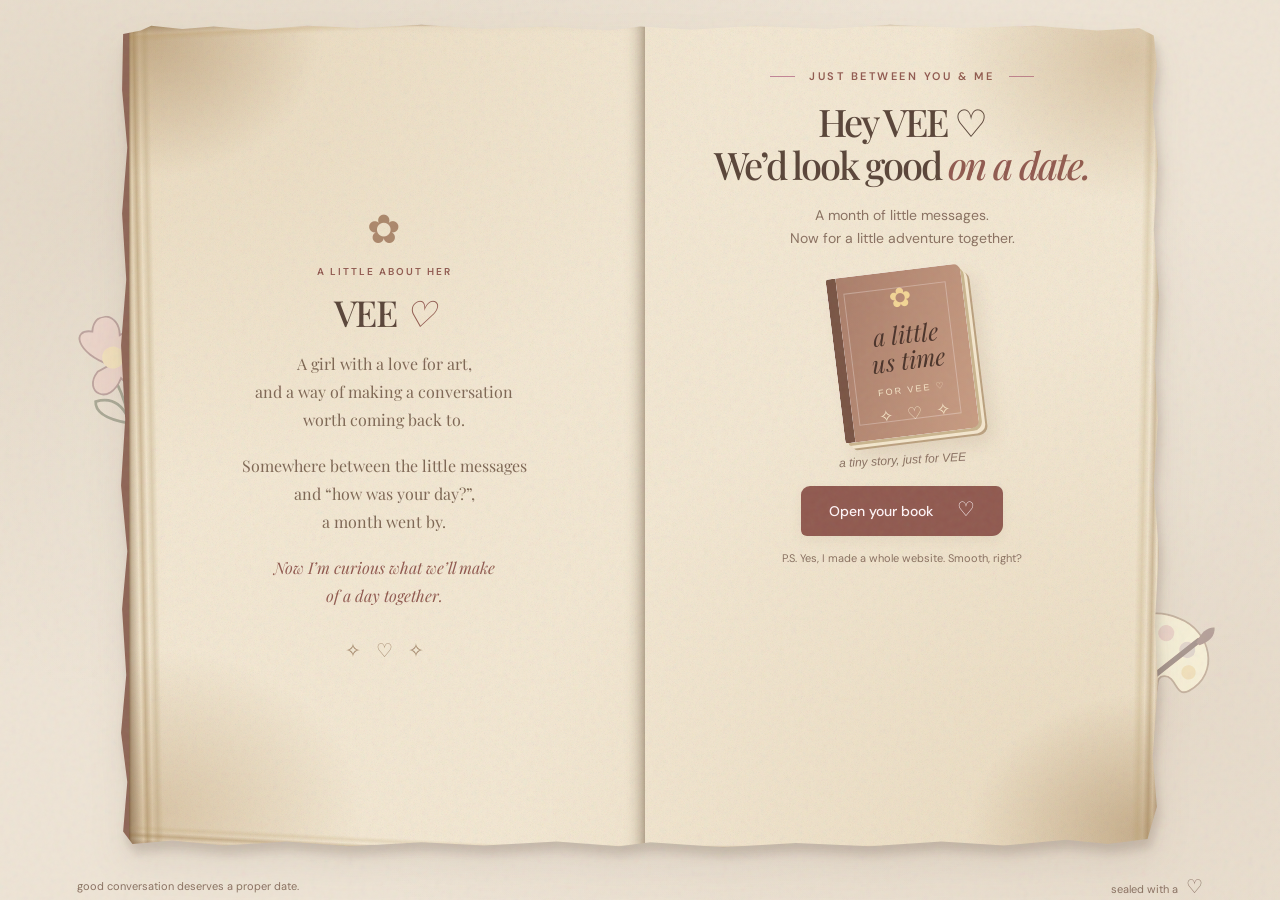
<file: index.html>
<!doctype html>
<html lang="en">
<head>
<meta charset="UTF-8"><meta name="viewport" content="width=device-width, initial-scale=1">
<meta name="theme-color" content="#f8e7ec">
<title>A little question for VEE ♡</title>
<link rel="stylesheet" href="style.css?v=pageframe9">
</head>
<body>
<div class="grain" aria-hidden="true"></div>
<div class="art-doodles" aria-hidden="true">
<svg class="doodle-flower" viewBox="0 0 120 170" fill="none"><path d="M57 155Q70 107 58 65M61 119Q28 104 33 88Q58 87 63 114M63 137Q94 112 99 123Q91 140 63 143" stroke="#718c70" stroke-width="3" stroke-linecap="round"/><path d="M58 53C25 32 26 4 48 13C55-10 82 0 76 24C105 14 115 43 88 51C108 78 80 94 66 70C46 98 21 74 43 57Z" fill="#e8b0c6" stroke="#ba6c8b" stroke-width="2"/><circle cx="63" cy="46" r="12" fill="#edce7b"/></svg>
<svg class="doodle-palette" viewBox="0 0 150 150" fill="none"><path d="M112 100C142 74 121 29 83 24C39 16 15 50 25 88C31 112 55 131 73 117C83 109 69 93 82 90C95 87 99 111 112 100Z" fill="#f5dfc8" stroke="#b88c78" stroke-width="2"/><circle cx="48" cy="60" r="9" fill="#b8c8ad"/><circle cx="73" cy="43" r="9" fill="#e8b0c6"/><circle cx="100" cy="56" r="9" fill="#c4bbd8"/><circle cx="107" cy="80" r="8" fill="#edce7b"/><path d="M38 133L110 43" stroke="#8e6574" stroke-width="6" stroke-linecap="round"/><path d="M108 46Q112 27 124 25Q128 38 112 48" fill="#a86b85"/></svg>
<svg class="doodle-sparkles" viewBox="0 0 100 100" fill="none" stroke="#b789a0" stroke-width="2" stroke-linecap="round"><path d="M36 10Q36 36 13 37Q36 37 36 63Q36 37 59 37Q36 36 36 10ZM77 57V81M65 69H89M72 17L76 23M86 15L82 23"/></svg>
</div>

<main>
<aside class="vee-note" aria-label="A little about VEE"><span class="note-flower" aria-hidden="true">✿</span><span class="eyebrow">A LITTLE ABOUT HER</span><h2>VEE <em>♡</em></h2><p>A girl with a love for art,<br>and a way of making a conversation<br>worth coming back to.</p><p>Somewhere between the little messages<br>and “how was your day?”,<br>a month went by.</p><p class="note-ending">Now I’m curious what we’ll make<br>of a day together.</p><span class="note-flourish" aria-hidden="true">✧ &nbsp; ♡ &nbsp; ✧</span></aside>
<section class="intro" id="intro"><div class="page-content">
<div class="eyebrow"><span></span> JUST BETWEEN YOU & ME <span></span></div>
<h1>Hey VEE ♡<br>We’d look good <em>on a date.</em></h1>
<p class="lead">A month of little messages.<br>Now for a little adventure together.</p>
<button class="book-illustration" id="open-letter" aria-label="Open VEE’s book">
<span class="mini-book"><span class="book-cover-art"><span class="cover-flower">✿</span><span class="cover-title">a little<br>us time</span><span class="cover-dedication">FOR VEE ♡</span><span class="cover-stars">✧ &nbsp; ♡ &nbsp; ✧</span></span></span>
<span class="open-caption">a tiny story, just for VEE</span></button>
<button class="primary" id="open-button">Open your book <span>♡</span></button>
<p class="small-note">P.S. Yes, I made a whole website. Smooth, right?</p>
</div></section>
<section class="letter hidden" id="letter" aria-labelledby="question"><div class="page-content">
<div class="eyebrow">CONSIDER THIS MY NEXT MOVE</div>
<div class="letter-paper"><span class="paper-heart">♡</span><p class="salutation">To VEE, my favorite distraction,</p><h2 id="question">Will you go on<br>a <em>date with me?</em></h2><p class="letter-copy">A month of good conversation.<br>Time for good food, a little flirting,<br>and finding out who’s funnier in person.</p><div class="date-details"><span>✿ &nbsp; You + me</span><span>♡ &nbsp; A little quality time</span></div><div class="answers"><button class="primary" id="yes">Yes, I'd love to ♡</button><button class="secondary" id="later">Let's pick a day</button></div><p class="response-note" id="response-note" aria-live="polite"></p><span class="signature">I’ll bring the charm.<br><b>You bring yourself.</b></span></div>
<button class="text-button" id="back">Close the book</button>
</div></section>
<section class="plans hidden" id="plans" aria-labelledby="plans-title"><div class="page-content">
<div class="eyebrow">GOOD TASTE. NOW PUT IT TO WORK.</div>
<h2 id="plans-title">Pick your <em>kind of date.</em></h2>
<p class="lead">Friday, 27 November. I brought the ideas.<br>You get the deciding vote.</p>
<div class="date-stamp"><strong>27 NOV · IT’S A DATE</strong><p>A date with me. Your other plans never stood a chance.</p></div>
<form id="plan-form">
<fieldset class="plan-options"><legend class="sr-only">Choose a date plan</legend>
<label class="plan-card"><input type="radio" name="plan" value="Clay date → Sunder Nursery → dessert" required><span class="plan-icon">✿</span><span class="plan-content"><strong>A little messy. A little sweet.</strong><span class="itinerary">Clay date · Sunder Nursery · Dessert</span><span>Make something slightly wonky, take a long walk, and end on a sugar high.</span></span><span class="choice-mark">♡</span></label>
<label class="plan-card"><input type="radio" name="plan" value="Painting date → Sunder Nursery → dessert"><span class="plan-icon">✧</span><span class="plan-content"><strong>A little color. A little sweetness.</strong><span class="itinerary">Painting date · Sunder Nursery · Dessert</span><span>Make a little art, take a slow stroll, and finish with something sweet.</span></span><span class="choice-mark">♡</span></label>
<label class="plan-card"><input type="radio" name="plan" value="Our own remix"><span class="plan-icon">♡</span><span class="plan-content"><strong>You’ve got a better idea?</strong><span class="itinerary">Mix the plans or pitch your own</span><span>Clay or painting? Just a walk and dessert? I’m listening.</span></span><span class="choice-mark">♡</span></label>
</fieldset>
<label class="opinion-label" for="opinion">Your additions, swaps or strong dessert opinions <span>(optional)</span></label>
<textarea id="opinion" rows="3" maxlength="600" placeholder="I’m thinking…"></textarea>
<button class="primary" type="submit">That’s our date ♡</button>
<p class="small-note">27 November 2026. We’ll sort the time and details in chat.</p>
</form><button class="text-button" id="plans-back">Turn back to the invitation</button>
</div></section>
<section class="celebration hidden" id="celebration" aria-labelledby="yay" aria-live="polite"><div class="page-content"><div class="big-heart">♡</div><div class="eyebrow">OKAY, NOW I'M SMILING</div><h2 id="yay">It's a <em>date!</em></h2><p class="lead">Excellent choice. I like your taste.</p><div class="ticket"><span class="ticket-label">ADMIT TWO</span><h3>You & me</h3><p id="chosen-plan">Good company. Questionable jokes.</p><p id="chosen-opinion" class="chosen-opinion"></p><div class="ticket-bottom">FRIDAY, 27 NOVEMBER 2026 <span>♡</span></div></div><p class="next-step">27 November. Copy your pick and send it to me.</p><button class="primary" id="copy">Copy my date choice ♡</button><p id="copy-status" class="small-note" aria-live="polite">Now we get to see if you’re this charming in person.</p><button class="text-button" id="reread">Change my pick</button></div></section>
</main>
<footer><span>good conversation deserves a proper date.</span><span>sealed with a <b>♡</b></span></footer>
<div id="confetti" aria-hidden="true"></div>
<script src="script.js?v=pageframe9"></script>
</body></html>
</file>
<file: style.css>
@import url('https://fonts.googleapis.com/css2?family=DM+Sans:wght@400;500;600;700&family=Playfair+Display:ital,wght@0,500;0,600;0,700;1,500;1,600&display=swap');
:root{--ink:#58273b;--rose:#a33255;--muted:#946578;--background:#faedf0}*{box-sizing:border-box}body{margin:0;background:var(--background);color:var(--ink);font-family:'DM Sans',sans-serif;min-height:100vh}body::before{content:'';position:fixed;inset:0;background:radial-gradient(ellipse at 50% 48%,#fff7f8 0%,transparent 65%);pointer-events:none}.grain{position:fixed;inset:0;opacity:.13;pointer-events:none;z-index:5;background-image:url("data:image/svg+xml,%3Csvg viewBox='0 0 180 180' xmlns='http://www.w3.org/2000/svg'%3E%3Cfilter id='n'%3E%3CfeTurbulence type='fractalNoise' baseFrequency='.8' numOctaves='3' stitchTiles='stitch'/%3E%3C/filter%3E%3Cpath fill='%23976878' opacity='.25' filter='url(%23n)' d='M0 0h180v180H0z'/%3E%3C/svg%3E")}header,footer{position:relative;display:flex;justify-content:space-between;align-items:center;margin:0 6%;}header{height:96px;border-bottom:1px solid #d9b2be66}.wordmark{font-family:'Playfair Display',serif;font-size:21px;text-decoration:none;color:var(--ink)}.wordmark span{margin-left:10px;color:var(--rose)}.header-note,footer{font-size:13px;color:var(--muted)}main{position:relative;min-height:calc(100vh - 174px);display:grid;place-items:center;padding:50px 20px 45px;text-align:center}.eyebrow{font-size:11px;letter-spacing:2.5px;font-weight:600;color:var(--rose);display:flex;align-items:center;justify-content:center;gap:14px}.eyebrow span{height:1px;width:25px;background:#c18496}h1,h2,h3{font-family:'Playfair Display',Georgia,serif;font-weight:500}h1{font-size:clamp(42px,5.1vw,66px);line-height:1.14;letter-spacing:-2px;margin:23px 0 20px}em{color:var(--rose);font-weight:500}.lead{font-size:16px;line-height:1.8;color:var(--muted);margin:0}.envelope-button{display:block;background:none;border:0;position:relative;width:310px;margin:7px auto 23px;cursor:pointer;color:var(--muted);padding:0}.envelope{width:100%;height:215px;transition:transform .35s}.envelope-button:hover .envelope{transform:rotate(-4deg) translateY(-5px)}.floating-heart{position:absolute;font-family:Georgia,serif;font-size:45px;left:-20px;top:80px;color:#b65f7c;transform:rotate(-15deg)}.heart-two{left:auto;right:-5px;top:130px;font-size:32px}.open-caption{display:block;font-size:12px;font-style:italic;margin-top:-8px}.primary,.secondary{border:0;border-radius:7px;padding:16px 28px;font:500 14px 'DM Sans',sans-serif;cursor:pointer;transition:transform .2s,background .2s}.primary{background:var(--rose);color:#fff5f7;box-shadow:0 6px 15px #a3325518}.primary span{margin-left:20px;font-size:20px;line-height:12px}.primary:hover{background:#86223f;transform:translateY(-2px)}button:focus-visible,a:focus-visible{outline:3px solid #bc718a;outline-offset:6px}.small-note{font-size:12px;color:var(--muted);margin-top:19px}.hidden{display:none!important}section{animation:appear .6s ease both}footer{height:78px;border-top:1px solid #d9b2be66}footer b{font-size:19px;margin-left:5px;font-weight:400}.letter{width:min(100%,570px)}.letter-paper{background:#fffafb;margin-top:25px;padding:35px 35px 30px;border:1px solid #ead0d8;box-shadow:0 12px 40px #8d3d5810;position:relative;transform:rotate(-.7deg)}.paper-heart{font-size:36px;color:var(--rose)}.salutation{font-size:14px;color:var(--muted);margin:12px 0 17px}h2{font-size:clamp(42px,6vw,60px);line-height:1.15;letter-spacing:-1.5px;margin:0 0 20px}.letter-copy{color:var(--muted);line-height:1.85;font-size:15px}.date-details{display:flex;justify-content:center;gap:25px;border-block:1px solid #ecd8df;padding:18px 0;margin:25px 0;font-size:12px;color:var(--rose)}.answers{display:flex;gap:10px;justify-content:center}.secondary{background:#f5e6eb;color:var(--rose)}.secondary:hover{background:#ecd1db}.response-note{font-size:12px;line-height:1.6;color:var(--muted);min-height:20px}.signature{display:block;text-align:right;font-family:'Playfair Display',serif;font-style:italic;font-size:15px;line-height:1.6;color:var(--muted);margin-top:24px}.signature b{font-weight:500;color:var(--rose)}.text-button{background:none;border:0;color:var(--muted);text-decoration:underline;text-underline-offset:4px;font-size:12px;padding:20px;cursor:pointer}.big-heart{font-family:Georgia,serif;font-size:90px;color:var(--rose);line-height:1.2;animation:pulse 2s infinite}.celebration .eyebrow{margin:20px 0}.celebration h2{font-size:70px}.ticket{position:relative;margin:30px auto;background:#fffafb;border:1px solid #e6c1ce;width:min(320px,85vw);padding:25px 25px 18px;border-radius:10px;transform:rotate(-3deg);box-shadow:0 10px 25px #8739500c}.ticket-label{font-size:10px;letter-spacing:3px;color:var(--rose)}.ticket h3{font-size:40px;margin:12px 0 8px}.ticket p{font-size:14px;color:var(--muted)}.ticket-bottom{border-top:1px dashed #d8a4b5;margin-top:25px;padding-top:17px;font-size:9px;letter-spacing:1px;display:flex;align-items:center;justify-content:space-between}.ticket-bottom span{font-size:24px}.next-step{font-size:14px;color:var(--muted);margin-bottom:22px}.celebration .text-button{display:block;margin:auto}.confetti{position:fixed;top:-30px;z-index:10;pointer-events:none;animation:fall linear forwards;color:var(--rose)}@keyframes appear{from{opacity:0;transform:translateY(15px)}to{opacity:1;transform:translateY(0)}}@keyframes pulse{50%{transform:scale(1.08)}}@keyframes fall{to{transform:translateY(110vh) rotate(380deg);opacity:0}}@media(max-width:600px){header{height:76px}.header-note{display:none}main{padding:40px 18px;min-height:calc(100svh - 146px)}footer{height:70px;font-size:10px}.wordmark{font-size:19px}h1{letter-spacing:-1.5px}.envelope-button{width:275px}.envelope{height:198px}.letter-paper{padding:27px 19px}.answers{flex-direction:column}.date-details{gap:12px;font-size:11px}.eyebrow{font-size:9px;letter-spacing:2px}.celebration h2{font-size:60px}}@media(prefers-reduced-motion:reduce){*,*::before,*::after{animation:none!important;transition:none!important}}
.plans{width:min(100%,680px)}.plans h2{margin-top:22px}.plan-options{border:0;padding:0;margin:30px 0 24px;display:grid;gap:13px;text-align:left}.plan-card{position:relative;display:flex;align-items:center;gap:18px;padding:22px;background:#fffafb;border:1px solid #e7cbd5;border-radius:12px;cursor:pointer;transition:background .2s,border-color .2s}.plan-card:hover{border-color:#bb6e88}.plan-card:has(input:checked){border-color:var(--rose);background:#f8dfe8;box-shadow:0 0 0 1px var(--rose)}.plan-card:focus-within{outline:3px solid #bc718a;outline-offset:3px}.plan-card input{position:absolute;opacity:0;width:1px;height:1px}.plan-icon{font-size:32px;color:var(--rose);width:35px;flex-shrink:0;text-align:center}.plan-content{display:grid;gap:8px}.plan-content strong{font-family:'Playfair Display',Georgia,serif;font-size:21px;font-weight:500}.plan-content>span{font-size:13px;line-height:1.6;color:var(--muted)}.plan-content .itinerary{color:var(--rose);font-weight:600;font-size:12px}.choice-mark{margin-left:auto;font-size:24px;color:#c79aaa}.plan-card:has(input:checked) .choice-mark{color:var(--rose)}.opinion-label{display:block;text-align:left;font-size:14px;margin-bottom:12px}.opinion-label span{font-size:12px;color:var(--muted)}textarea{display:block;resize:vertical;width:100%;border:1px solid #dfbdc9;border-radius:8px;background:#fffafb;padding:15px;font:14px/1.7 'DM Sans',sans-serif;color:var(--ink);margin-bottom:23px}textarea:focus-visible{outline:2px solid var(--rose);outline-offset:3px}.sr-only{position:absolute;width:1px;height:1px;padding:0;margin:-1px;overflow:hidden;clip:rect(0,0,0,0);white-space:nowrap;border:0}.chosen-opinion{white-space:pre-wrap;overflow-wrap:anywhere}.ticket p{line-height:1.7}.ticket p:empty{display:none}@media(max-width:600px){.plan-card{padding:18px 14px;gap:12px}.plan-content strong{font-size:19px}.plan-icon{font-size:27px;width:27px}.choice-mark{display:none}}
.date-stamp{margin:26px auto 0;padding:18px 20px;border:1px dashed #c68a9e;border-radius:9px;width:fit-content;background:#f6e0e8}.crossed-date{font-size:12px;text-decoration:line-through;color:var(--muted);margin-right:15px}.date-stamp strong{font-size:12px;letter-spacing:1px;color:var(--rose)}.date-stamp p{font-size:12px;line-height:1.6;color:var(--muted);margin:10px 0 0}
/* A little artist's sketchbook */
body{background-color:#faedf0;background-image:radial-gradient(ellipse at 5% 22%,#d6cce455,transparent 29%),radial-gradient(ellipse at 93% 70%,#bfcfbf44,transparent 28%),radial-gradient(ellipse at 65% 0%,#f1cfa344,transparent 30%)}.art-doodles{position:fixed;inset:0;pointer-events:none;overflow:hidden}.art-doodles svg{position:absolute;opacity:.7}.doodle-flower{width:110px;left:5%;top:35%;transform:rotate(-14deg)}.doodle-palette{width:135px;right:4%;bottom:19%;transform:rotate(13deg)}.doodle-sparkles{width:85px;right:13%;top:21%}.letter-paper::before,.ticket::before{content:'';position:absolute;width:100px;height:29px;top:-14px;left:calc(50% - 50px);background:repeating-linear-gradient(100deg,#c5b8d580 0 8px,#dacde68c 8px 16px);transform:rotate(-5deg);clip-path:polygon(2% 0,98% 2%,95% 20%,100% 39%,96% 60%,99% 80%,96% 100%,0 98%,4% 73%,0 51%,4% 25%);z-index:1}.ticket::before{background:repeating-linear-gradient(100deg,#a9bfa680 0 8px,#c9d5bc8c 8px 16px);transform:rotate(5deg)}.letter-paper{background-color:#fffafb;background-image:repeating-linear-gradient(transparent 0 31px,#d4bccc13 31px 32px)}.plan-card{box-shadow:3px 4px 0 #d5b8c31c;border-radius:5px 12px 8px 11px}.plan-card:nth-of-type(1) .plan-icon{background:#e6b6c744;transform:rotate(-9deg)}.plan-card:nth-of-type(2) .plan-icon{background:#c8b9df55;transform:rotate(8deg)}.plan-card:nth-of-type(3) .plan-icon{background:#bfd0b655;transform:rotate(-6deg)}.plan-card:nth-of-type(4) .plan-icon{background:#edd29955;transform:rotate(6deg)}.plan-icon{border-radius:44% 56% 60% 40%;padding:8px 0;width:50px}.date-stamp{transform:rotate(-1deg);background:#fff8eac7;border-color:#d7b9a1}.primary{border-radius:9px 7px 11px 6px}.open-caption{transform:rotate(-3deg)}@media(max-width:900px){.doodle-flower{width:65px;left:-17px;top:33%;opacity:.35!important}.doodle-palette{width:80px;right:-20px;bottom:14%;opacity:.35!important}.doodle-sparkles{width:45px;right:4%;top:17%;opacity:.45!important}}@media(prefers-reduced-motion:no-preference){.doodle-flower{animation:art-sway 7s ease-in-out infinite}.doodle-palette{animation:art-float 8s ease-in-out infinite}@keyframes art-sway{50%{transform:rotate(-7deg)}}@keyframes art-float{50%{transform:translateY(-8px) rotate(8deg)}}}

/* Phone layouts: comfortable controls, readable cards, and safe-area spacing. */
html{overflow-x:hidden}body{overflow-x:clip}button,a,input,textarea{-webkit-tap-highlight-color:transparent}button{touch-action:manipulation}section{min-width:0;max-width:100%}.plan-content{min-width:0}.ticket,.letter-paper{overflow-wrap:anywhere}textarea{font-size:16px}
@media(max-width:600px){
 header{margin-inline:22px;height:74px}.wordmark{font-size:20px}
 main{padding:36px 22px 38px;min-height:calc(100svh - 174px)}
 h1{font-size:clamp(36px,9vw,48px);line-height:1.18;margin:22px 0 18px}
 h2{font-size:clamp(35px,9vw,48px);line-height:1.2}
 .lead{font-size:16px;line-height:1.75}.intro .lead br{display:none}
 .intro{width:100%;max-width:390px}.envelope-button{width:min(275px,85%);margin:14px auto 25px}.envelope{height:auto;display:block}.open-caption{margin-top:0;font-size:13px}
 .floating-heart{left:-12px;font-size:34px;top:65px}.heart-two{left:auto;right:-13px;top:115px;font-size:25px}
 .primary,.secondary{min-height:50px;padding:15px 22px;font-size:15px}.intro>.primary{width:min(100%,280px)}
 .small-note,.response-note{font-size:13px;line-height:1.65}.eyebrow{font-size:10px;letter-spacing:1.7px;line-height:1.7;flex-wrap:wrap;gap:9px}
 .letter-paper{padding:28px 19px 24px;transform:none;margin-top:27px}.letter-copy{font-size:16px;line-height:1.8}.salutation{font-size:15px}.signature{font-size:16px}.date-details{flex-wrap:wrap;gap:10px 16px;font-size:13px}.answers{gap:12px}.text-button{min-height:48px;font-size:14px;padding:16px 12px}
 .plans h2{margin-top:18px}.plan-options{gap:15px;margin-top:25px}.plan-card{padding:19px 15px;gap:13px;align-items:flex-start}.plan-icon{width:39px;flex-basis:39px;font-size:26px;margin-top:2px;padding:7px 0}.plan-content strong{font-size:21px;line-height:1.3}.plan-content>span{font-size:14px;line-height:1.65}.plan-content .itinerary{font-size:13px}.opinion-label{font-size:15px;line-height:1.65}.opinion-label span{font-size:13px}#plan-form>.primary{width:100%}.date-stamp{width:100%;padding:17px 13px}.date-stamp strong{font-size:13px}.date-stamp p{font-size:14px}
 .celebration{width:100%}.celebration h2{font-size:57px}.big-heart{font-size:75px}.ticket{width:min(310px,94%);margin:30px auto;padding:25px 22px 18px}.ticket p{font-size:15px}.ticket-label{font-size:12px}.ticket-bottom{font-size:11px;line-height:1.6;gap:12px}.next-step{font-size:15px;line-height:1.7}.celebration>.primary{width:min(100%,310px)}
 footer{margin-inline:22px;height:auto;min-height:100px;align-items:flex-start;padding:20px 0 72px;gap:14px;font-size:12px;line-height:1.6}footer>span:first-child{max-width:61%}footer>span:last-child{white-space:nowrap}
}
@media(max-width:360px){main{padding-inline:16px}header,footer{margin-inline:16px}.plan-card{padding:17px 12px;gap:10px}.plan-icon{width:30px;flex-basis:30px;font-size:22px}.plan-content strong{font-size:19px}h1{font-size:35px}.eyebrow{letter-spacing:1.2px}.date-details{font-size:12px}}
/* Full-height invitation without the top header. */
main{min-height:calc(100svh - 78px)}
@media(max-width:600px){main{min-height:calc(100svh - 100px)}}
/* Small, playful gestures; motion stays optional. */
@media(prefers-reduced-motion:no-preference){
 .envelope{animation:envelope-float 5s ease-in-out infinite;transform-origin:50% 65%}
 .envelope-button:hover .envelope{animation:envelope-wiggle .75s ease-in-out both}
 .envelope circle{transform-box:fill-box;transform-origin:center;animation:seal-pulse 3.8s ease-in-out infinite}
 .floating-heart{animation:heart-drift 4s ease-in-out infinite}.heart-two{animation-delay:-2s}
 .primary,.secondary,.plan-card,.text-button{transition:transform .2s ease,background .2s ease,border-color .2s ease,box-shadow .2s ease}
 .primary:active,.secondary:active{transform:scale(.96)}
 .plan-card:active{transform:scale(.985)}
 .plan-card:has(input:checked) .plan-icon{animation:choice-pop .45s ease both}
 .plan-card:has(input:checked) .choice-mark{animation:choice-pop .45s ease both}
 .ticket{animation:ticket-arrive .65s cubic-bezier(.2,.8,.2,1) both}
 .letter-paper{animation:paper-arrive .55s cubic-bezier(.2,.8,.2,1) both}
 textarea{transition:border-color .2s,box-shadow .2s}textarea:focus{box-shadow:0 4px 20px #a3325510}
 @keyframes envelope-float{0%,100%{transform:translateY(0) rotate(-1deg)}50%{transform:translateY(-7px) rotate(1deg)}}
 @keyframes envelope-wiggle{0%,100%{transform:translateY(-4px) rotate(-3deg)}30%{transform:translateY(-7px) rotate(3deg)}65%{transform:translateY(-5px) rotate(-4deg)}}
 @keyframes seal-pulse{0%,75%,100%{transform:scale(1)}83%{transform:scale(1.07)}91%{transform:scale(1)}}
 @keyframes heart-drift{0%,100%{transform:translateY(0) rotate(-12deg)}50%{transform:translateY(-6px) rotate(-4deg)}}
 @keyframes choice-pop{0%{scale:.85}55%{scale:1.15}100%{scale:1}}
 @keyframes ticket-arrive{from{opacity:0;transform:translateY(15px) rotate(3deg) scale(.96)}to{opacity:1;transform:translateY(0) rotate(-3deg) scale(1)}}
 @keyframes paper-arrive{from{opacity:0;translate:0 12px;scale:.98}to{opacity:1;translate:0 0;scale:1}}
}
@media(hover:hover) and (prefers-reduced-motion:no-preference){.plan-card:hover{transform:translateY(-3px);box-shadow:0 7px 18px #a3325510}.text-button:hover{transform:translateY(-2px)}}
/* A small storybook, with a cloth cover and hinged paper pages. */
main{perspective:1800px;padding:45px 28px 55px}:is(main,.turn-front)>section{position:relative;transform-origin:left center;backface-visibility:hidden;width:min(100%,680px);padding:40px 38px;background:linear-gradient(90deg,#e9d6d9 0,#fff8f6 18px,#fffafb 48px,#fff8f6 100%);border:1px solid #dfc1cc;border-left:9px solid #b76b88;border-radius:5px 16px 16px 5px;box-shadow:3px 3px 0 #f1e2e5,5px 5px 0 #dfc7d0,8px 8px 0 #f7e9ec,12px 15px 35px #73405420;animation:none;transition:opacity .25s}:is(main,.turn-front)>section::after{content:'♡';display:block;color:#bd8d9f;font:16px Georgia,serif;margin-top:23px}:is(main,.turn-front)>.intro{max-width:620px;background:linear-gradient(95deg,#edceda,#f8e7ed 12%,#f9ecf0 85%,#f0d5df);border-left-color:#a85876}.intro h1{font-size:clamp(36px,4.5vw,56px)}.book-illustration{display:block;border:0;background:none;margin:25px auto 22px;cursor:pointer;color:var(--muted);padding:0;perspective:800px}.mini-book{display:block;width:165px;height:205px;position:relative;background:#f8eeee;border-radius:3px 9px 9px 3px;box-shadow:3px 3px 0 #e2cbd2,6px 6px 0 #fff8f8,8px 8px 0 #dec1cd,12px 15px 20px #8d4c6620;transform:rotate(-7deg);transition:transform .4s}.book-cover-art{position:absolute;inset:0;border-left:10px solid #ac607f;border-radius:3px 7px 7px 3px;background:linear-gradient(110deg,#cd91aa,#e8b7c9);display:flex;align-items:center;flex-direction:column;justify-content:center;color:#682f49;outline:1px solid #fff5f54d;outline-offset:-17px;transform-origin:left;transition:transform .5s}.cover-title{font:italic 29px/1.1 'Playfair Display',Georgia,serif;margin:10px 0 17px}.cover-flower{font-size:36px;color:#fce6a7}.cover-dedication{font-size:9px;letter-spacing:2px}.cover-stars{font-size:17px;margin-top:13px;color:#fff1ef}.book-illustration .open-caption{margin-top:23px}.book-illustration:hover .mini-book{transform:rotate(-3deg) translateY(-3px)}.book-illustration:hover .book-cover-art{transform:rotateY(-20deg)}.book-open .letter-paper{box-shadow:none;background:transparent;border:0;padding:15px 0 0;transform:none;animation:none}.book-open .letter-paper::before{display:none}.book-open .plans{padding-inline:32px}.book-open .celebration h2{font-size:60px}.book-open .ticket{background:#fff6f8}.page-leaving{pointer-events:none}.page-arriving{pointer-events:none}
@media(prefers-reduced-motion:no-preference){:is(main,.turn-front)>section.page-leaving{animation:book-page-out .34s ease-in both}:is(main,.turn-front)>section.page-arriving{animation:book-page-in .65s cubic-bezier(.15,.65,.2,1) both}@keyframes book-page-out{from{transform:rotateY(0);opacity:1}to{transform:rotateY(-80deg);opacity:0}}@keyframes book-page-in{from{transform:rotateY(65deg);opacity:0}to{transform:rotateY(0);opacity:1}}}
@media(max-width:600px){main{padding:24px 16px 35px;perspective:1200px}:is(main,.turn-front)>section{padding:30px 20px 25px;border-left-width:6px;border-radius:4px 12px 12px 4px}.intro h1{font-size:clamp(32px,8.4vw,41px)}.intro .lead{font-size:15px}.mini-book{width:145px;height:182px}.cover-title{font-size:26px}.cover-flower{font-size:29px}.book-open .plans{padding-inline:16px}.book-open .letter-paper{padding-inline:0}.book-open .plan-card{gap:10px;padding:16px 11px}.book-open .plan-content strong{font-size:19px}.book-open .plan-icon{width:30px;flex-basis:30px;font-size:23px}.book-open .plan-content>span{font-size:13px}.book-open .plan-content .itinerary{font-size:12px}.book-open .celebration h2{font-size:49px}.book-open .eyebrow{font-size:9px;letter-spacing:1.3px}.book-open .date-stamp strong{font-size:12px}.book-open .date-stamp p{font-size:13px}.book-open h2{font-size:36px}.book-open .letter-copy{font-size:15px}.book-open .ticket{width:95%}footer{padding-bottom:25px;min-height:75px}}
/* Warm, timeworn pages with a softer turn. */
:root{--ink:#594438;--rose:#90594f;--muted:#897060;--background:#eee4d5}
body{background-color:#eee4d5;background-image:radial-gradient(ellipse at 10% 20%,#b9a58b30,transparent 50%),radial-gradient(ellipse at 90% 80%,#baa08726,transparent 50%)}body::before{background:radial-gradient(ellipse at center,#fffaf035,transparent 75%)}.grain{opacity:.24}.art-doodles svg{filter:sepia(.5) saturate(.65)}
:is(main,.turn-front)>section,:is(main,.turn-front)>.intro{background-color:#f4e8d2;background-image:linear-gradient(90deg,#c8ae8255 0,#ecd9b643 12px,transparent 38px),radial-gradient(ellipse at 0 0,#b68e532b,transparent 40%),radial-gradient(ellipse at 100% 100%,#b68e5326,transparent 45%),url("data:image/svg+xml,%3Csvg xmlns='http://www.w3.org/2000/svg' width='160' height='160'%3E%3Cfilter id='p'%3E%3CfeTurbulence baseFrequency='.65' numOctaves='3' stitchTiles='stitch'/%3E%3C/filter%3E%3Crect width='100%25' height='100%25' opacity='.09' filter='url(%23p)'/%3E%3C/svg%3E");border-color:#cbb896;border-left-color:#8e6555;box-shadow:3px 3px 0 #e5d6bb,5px 5px 0 #c5b18e,8px 8px 0 #ede0c6,12px 16px 35px #5b493623;backface-visibility:hidden;will-change:auto}.book-open .letter-paper{background:none}.plan-card{background:#fff7e777;border-color:#d7c3a6}.plan-card:has(input:checked){background:#e9d7bc;border-color:#90594f}.plan-card:hover{border-color:#9e7761}.plan-content .itinerary{color:#90594f}.primary{background:#90594f;box-shadow:0 4px 12px #60403212}.primary:hover{background:#75453d}.secondary{background:#e4d4bb;color:#765347}.secondary:hover{background:#d8c3a5}.date-stamp{background:#ead8b755;border-color:#b89b70}.ticket,.book-open .ticket{background:#f6ebd7;border-color:#cbb08c}.ticket::before{filter:sepia(.7)}textarea{background:#fbf2df;border-color:#cdb494}.book-cover-art{background:linear-gradient(110deg,#aa7d69,#c89c82);border-left-color:#795444;color:#493229}.cover-title{color:#493229}.cover-flower{color:#f3d594}.mini-book{box-shadow:3px 3px 0 #cab58e,6px 6px 0 #f4e7ce,8px 8px 0 #baa07e,12px 15px 20px #6b493423}.cover-dedication,.cover-stars{color:#f6e5c7}.date-details,footer{border-color:#c6af8c66}.big-heart,.paper-heart{color:#90594f}
@media(prefers-reduced-motion:no-preference){
 :is(main,.turn-front)>section.page-leaving{animation:paper-turn-out .28s cubic-bezier(.4,0,.8,.5) both;will-change:transform,opacity}
 :is(main,.turn-front)>section.page-arriving{animation:paper-turn-in .8s cubic-bezier(.16,1,.3,1) both;will-change:transform,opacity}
 @keyframes paper-turn-out{from{transform:rotateY(0);opacity:1}to{transform:rotateY(-12deg) translateX(-8px);opacity:0}}
 @keyframes paper-turn-in{from{transform:rotateY(14deg) translateX(10px);opacity:0}to{transform:rotateY(0) translateX(0);opacity:1}}
}

/* Real front-and-back paper leaf, folding over the binding. */
.turning-leaf{position:absolute;z-index:30;transform-origin:left center;transform-style:preserve-3d;pointer-events:none;filter:drop-shadow(5px 8px 12px #4a30252b)}
.turn-front,.turn-back{position:absolute;inset:0;backface-visibility:hidden;-webkit-backface-visibility:hidden;border-radius:3px 13px 13px 3px;overflow:hidden;background:#f4e8d2}
.turn-back{transform:rotateY(180deg);background:linear-gradient(90deg,#c6ab7d44,transparent 18%),repeating-linear-gradient(0deg,#b99a6a09 0 1px,transparent 1px 4px),#f4e8d2;display:flex;align-items:center;justify-content:center;flex-direction:column;color:#9c8065;box-shadow:inset -12px 0 22px #9b774c1a}
.turn-back>span{font-size:70px;color:#b49473}.turn-back i{font:italic 28px 'Playfair Display',Georgia,serif;margin-top:24px}.turn-back small{font-size:11px;letter-spacing:3px;margin-top:25px}
.turn-front>section{min-height:100%;box-shadow:none;animation:none!important;max-width:none!important}
@media(min-width:900px){
 :is(main,.turn-front)>section{width:min(100%,1040px);max-width:1040px!important;min-height:700px;padding:42px 35px 32px calc(50% + 30px);position:relative;border-left-width:8px;background-image:linear-gradient(90deg,transparent 47%,#baa07822 49%,#80623f40 50%,#baa07822 51%,transparent 54%),radial-gradient(ellipse at 0 0,#b68e532b,transparent 40%),radial-gradient(ellipse at 100% 100%,#b68e5326,transparent 45%)}
 :is(main,.turn-front)>section::before{content:'a little us time';position:absolute;left:0;top:0;width:50%;height:100%;display:flex;align-items:center;justify-content:center;padding-top:160px;font:italic 36px 'Playfair Display',Georgia,serif;color:#896c54;background-image:url("data:image/svg+xml,%3Csvg xmlns='http://www.w3.org/2000/svg' viewBox='0 0 200 220' fill='none'%3E%3Cpath d='M100 185Q115 135 100 89M105 155Q63 143 65 123Q94 122 106 149M105 171Q140 142 149 150Q139 172 105 177' stroke='%23838d6b' stroke-width='3' stroke-linecap='round'/%3E%3Cpath d='M98 64C61 39 63 13 85 22C94-3 121 12 115 35C145 23 158 55 127 63C149 91 116 110 104 82C83 112 54 83 81 67Z' fill='%23c69b83' stroke='%23956856' stroke-width='2'/%3E%3Ccircle cx='103' cy='57' r='13' fill='%23d9bc7f'/%3E%3C/svg%3E");background-repeat:no-repeat;background-position:center 30%;background-size:170px;pointer-events:none}
 .book-open .plans{padding-left:calc(50% + 28px);padding-right:28px}.intro h1{font-size:43px}.intro .lead{font-size:15px}.book-open h2{font-size:46px}.book-open .plan-card{padding:17px 14px;gap:12px}.book-open .plan-content strong{font-size:20px}.book-open .plan-icon{width:34px;flex-basis:34px}.book-open .letter-paper{padding-top:12px}.book-open .celebration h2{font-size:55px}
}
@media(max-width:899px){.turning-leaf{filter:drop-shadow(3px 7px 10px #4a302522)}.turn-back i{font-size:24px}}

main{max-width:1096px;margin-inline:auto}
/* Deckled, timeworn leaves inspired by an old hand-bound book. */
:is(main,.turn-front)>section{border-radius:1px;border:0;border-left:7px solid #806044;clip-path:polygon(.3% 1.2%,2% .8%,3% .2%,6% .6%,9% .3%,13% .7%,18% .2%,23% .5%,29% .1%,35% .6%,41% .3%,47% .8%,50% .3%,55% .7%,61% .2%,68% .6%,74% .1%,81% .5%,88% .2%,94% .8%,98% .5%,99.4% 1.4%,99.7% 5%,99.3% 10%,99.8% 17%,99.4% 25%,99.9% 33%,99.5% 41%,99.8% 48%,99.4% 56%,99.9% 64%,99.5% 73%,99.8% 80%,99.3% 89%,99.7% 95%,98.8% 98.9%,95% 99.5%,91% 99%,85% 99.7%,79% 99.2%,72% 99.8%,65% 99.4%,58% 99.9%,51% 99.3%,48% 99.8%,42% 99.2%,35% 99.7%,29% 99.3%,22% 99.8%,16% 99.2%,10% 99.7%,5% 99.1%,1.2% 99.5%,.3% 98%,.7% 92%,.1% 86%,.6% 79%,.2% 71%,.7% 64%,.1% 56%,.5% 48%,.1% 39%,.6% 31%,.2% 23%,.7% 15%,.2% 8%);box-shadow:inset 0 0 3px 2px #77502688,inset 0 0 15px 4px #95632845,inset 0 0 40px 8px #a67b3820}
main{filter:drop-shadow(3px 9px 5px #503a3230) drop-shadow(0 18px 18px #503a3215)}
:is(main,.turn-front)>section::after{content:'';position:absolute;inset:0;pointer-events:none;z-index:4;margin:0;background:linear-gradient(177deg,#72502c77 0,transparent 1.2%,#b5904f33 1.5%,transparent 2.1%),linear-gradient(3deg,#75502d88 0,transparent 1.1%,#94703c55 1.5%,transparent 1.9%,#b89b6533 2.3%,transparent 2.7%),linear-gradient(89deg,#62432988,transparent 1.4%,#8b683655 1.8%,transparent 2.3%,#a38b5d44 2.8%,transparent 3.3%),linear-gradient(271deg,#78502c88,transparent .8%,#8b683655 1.2%,transparent 1.7%,#b39a6644 2.2%,transparent 2.8%),radial-gradient(ellipse at 2% 2%,#80562455,transparent 12%),radial-gradient(ellipse at 98% 98%,#80562455,transparent 12%),radial-gradient(ellipse at 2% 96%,#92642a44,transparent 15%),radial-gradient(ellipse at 97% 4%,#92642a44,transparent 13%);box-shadow:inset 0 0 2px 1px #69452288}
.turn-front,.turn-back{border-radius:1px}.turn-back{box-shadow:inset 0 0 3px 2px #77502688,inset 0 0 18px 4px #95632840}
@media(min-width:900px){:is(main,.turn-front)>section{border-left-width:9px}:is(main,.turn-front)>section::before{box-shadow:inset -12px 0 20px -15px #523b24}}
@media(max-width:600px){:is(main,.turn-front)>section{border-left-width:5px;padding-top:34px;padding-bottom:32px}.book-open .plans{padding-top:34px}}

/* Every chapter shares the same measured paper size. */
main>section{min-height:var(--book-height,700px)!important}

/* Keep the 3D leaf unflattened; face visibility is swapped at 90 degrees. */
.turning-leaf{filter:none!important;transform-style:preserve-3d}.turn-front{transform:translateZ(.1px)}.turn-back{transform:rotateY(180deg) translateZ(.1px)}

/* A handwritten-feeling dedication on the facing page. */
.vee-note{display:none}
@media(min-width:900px){
 main{position:relative}
 main>.vee-note{display:flex;position:absolute;z-index:6;top:45px;left:36px;width:calc(50% - 36px);height:calc(var(--book-height,700px));padding:45px 24px;flex-direction:column;align-items:center;justify-content:center;text-align:center;pointer-events:none;color:var(--ink)}
 .vee-note .note-flower{font-size:53px;color:#ab876b;margin-bottom:24px;line-height:1}
 .vee-note .eyebrow{font-size:10px;letter-spacing:2px}
 .vee-note h2{font-size:43px;margin:17px 0 22px}
 .vee-note p{font:17px/1.9 'Playfair Display',Georgia,serif;color:#7d6653;margin:0 0 23px}
 .vee-note .note-ending{font-style:italic;color:#90594f}
 .note-flourish{color:#a68a6e;font-size:19px;margin-top:10px}
 :is(main,.turn-front)>section::before{content:'';background-image:none;box-shadow:inset -12px 0 20px -15px #523b24}
}

/* Keep the complete desktop spread above the fold. */
@media(min-width:900px){
 main{padding-top:24px;padding-bottom:24px;min-height:0}
 main>section{height:var(--book-height);min-height:0!important;overflow-y:auto;overscroll-behavior:contain;scrollbar-width:thin;scrollbar-color:#b49b77 transparent;padding-top:28px;padding-bottom:25px}
 main>.vee-note{top:24px;height:var(--book-height);padding:28px 20px;justify-content:center}
 .vee-note .note-flower{font-size:40px;margin-bottom:16px}.vee-note h2{font-size:36px;margin:14px 0 17px}.vee-note p{font-size:16px;line-height:1.75;margin-bottom:18px}
 .intro h1{font-size:38px;margin:17px 0}.intro .lead{font-size:14px;line-height:1.7}.book-illustration{margin:20px auto 19px}.mini-book{width:135px;height:165px}.cover-title{font-size:24px;margin:7px 0 12px}.cover-flower{font-size:27px}.cover-stars{margin-top:9px}.book-illustration .open-caption{margin-top:17px}.intro .small-note{margin-top:15px;font-size:11px}
 .book-open .letter-paper{margin-top:12px}.book-open .letter-copy{font-size:14px;line-height:1.7}.book-open .signature{margin-top:15px}.book-open .date-details{padding:14px 0;margin:18px 0}
 footer{height:28px;font-size:11px;border-top:0}
}
@media(min-width:900px) and (max-height:760px){
 .vee-note p{font-size:14px;line-height:1.65;margin-bottom:14px}.vee-note .note-flower{font-size:30px;margin-bottom:12px}.vee-note h2{font-size:30px;margin:10px 0 14px}.note-flourish{margin-top:0}
 .intro h1{font-size:32px;margin:12px 0}.intro .lead{font-size:13px}.mini-book{width:110px;height:140px}.cover-title{font-size:21px}.cover-flower{font-size:22px}.cover-dedication{font-size:8px}.book-illustration{margin:13px auto}.book-illustration .open-caption{margin-top:13px}.primary,.secondary{padding:13px 20px}.intro .small-note{margin-top:12px}.book-open h2{font-size:36px}.paper-heart{font-size:28px}.salutation{margin:8px 0 12px}.book-open .letter-copy{font-size:13px}.book-open .signature{font-size:13px;margin-top:10px}.book-open .date-details{margin:12px 0;padding:10px 0}.book-open .letter-paper{margin-top:8px}.book-open .text-button{padding:12px}.book-open .response-note{margin:8px 0}
}

/* The paper frame never scrolls: only the inner right-page content does. */
.page-content{min-width:0}
@media(min-width:900px){
 main>section,.turn-front>section{overflow:hidden}
 .page-content{height:100%;min-height:0;overflow-y:auto;overflow-x:hidden;overscroll-behavior:contain;scrollbar-width:thin;scrollbar-color:#b49b77 transparent;padding:3px 5px 20px;position:relative}
 .intro .page-content>.primary{display:inline-block}
 main>.vee-note{z-index:7}
}
@media(max-width:899px){.page-content{height:auto;overflow:visible}}
@media(max-width:600px){.intro .page-content>.primary{width:min(100%,280px)}.celebration .page-content>.primary{width:min(100%,310px)}}
</file>
